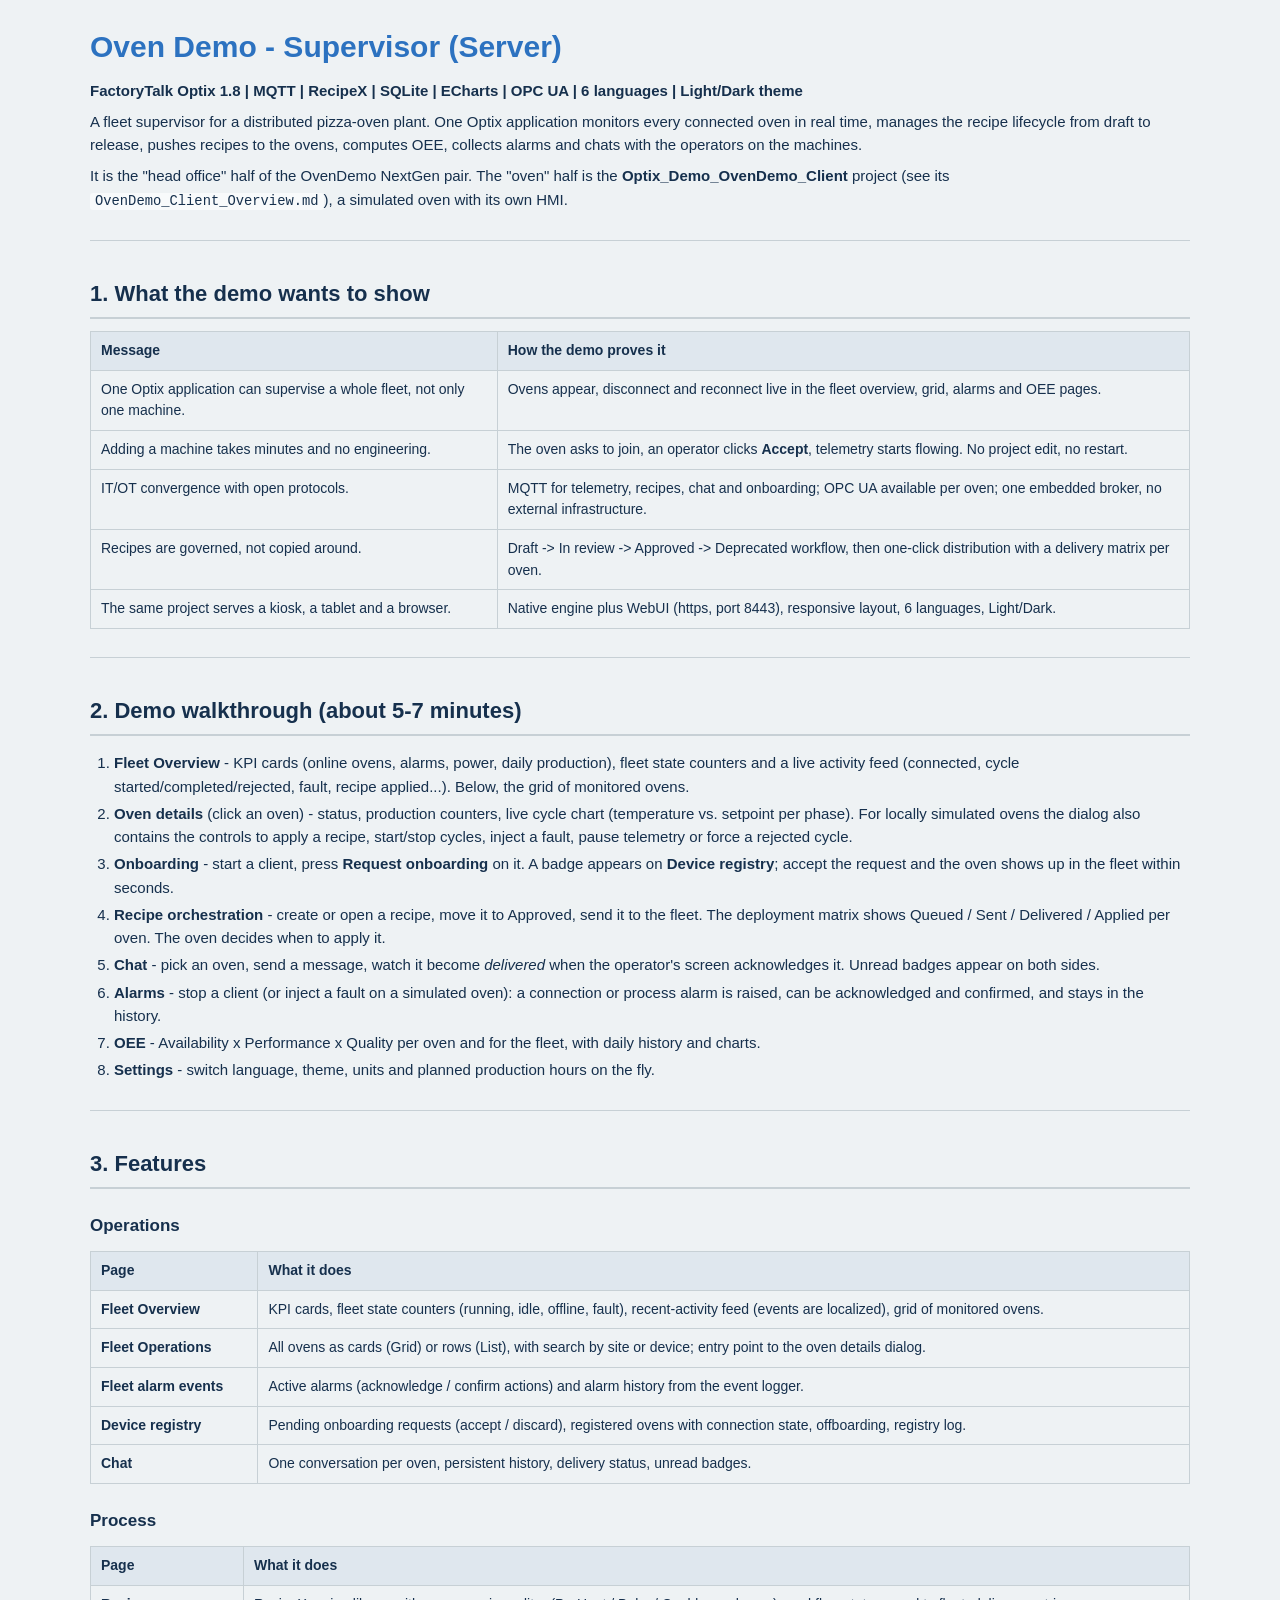
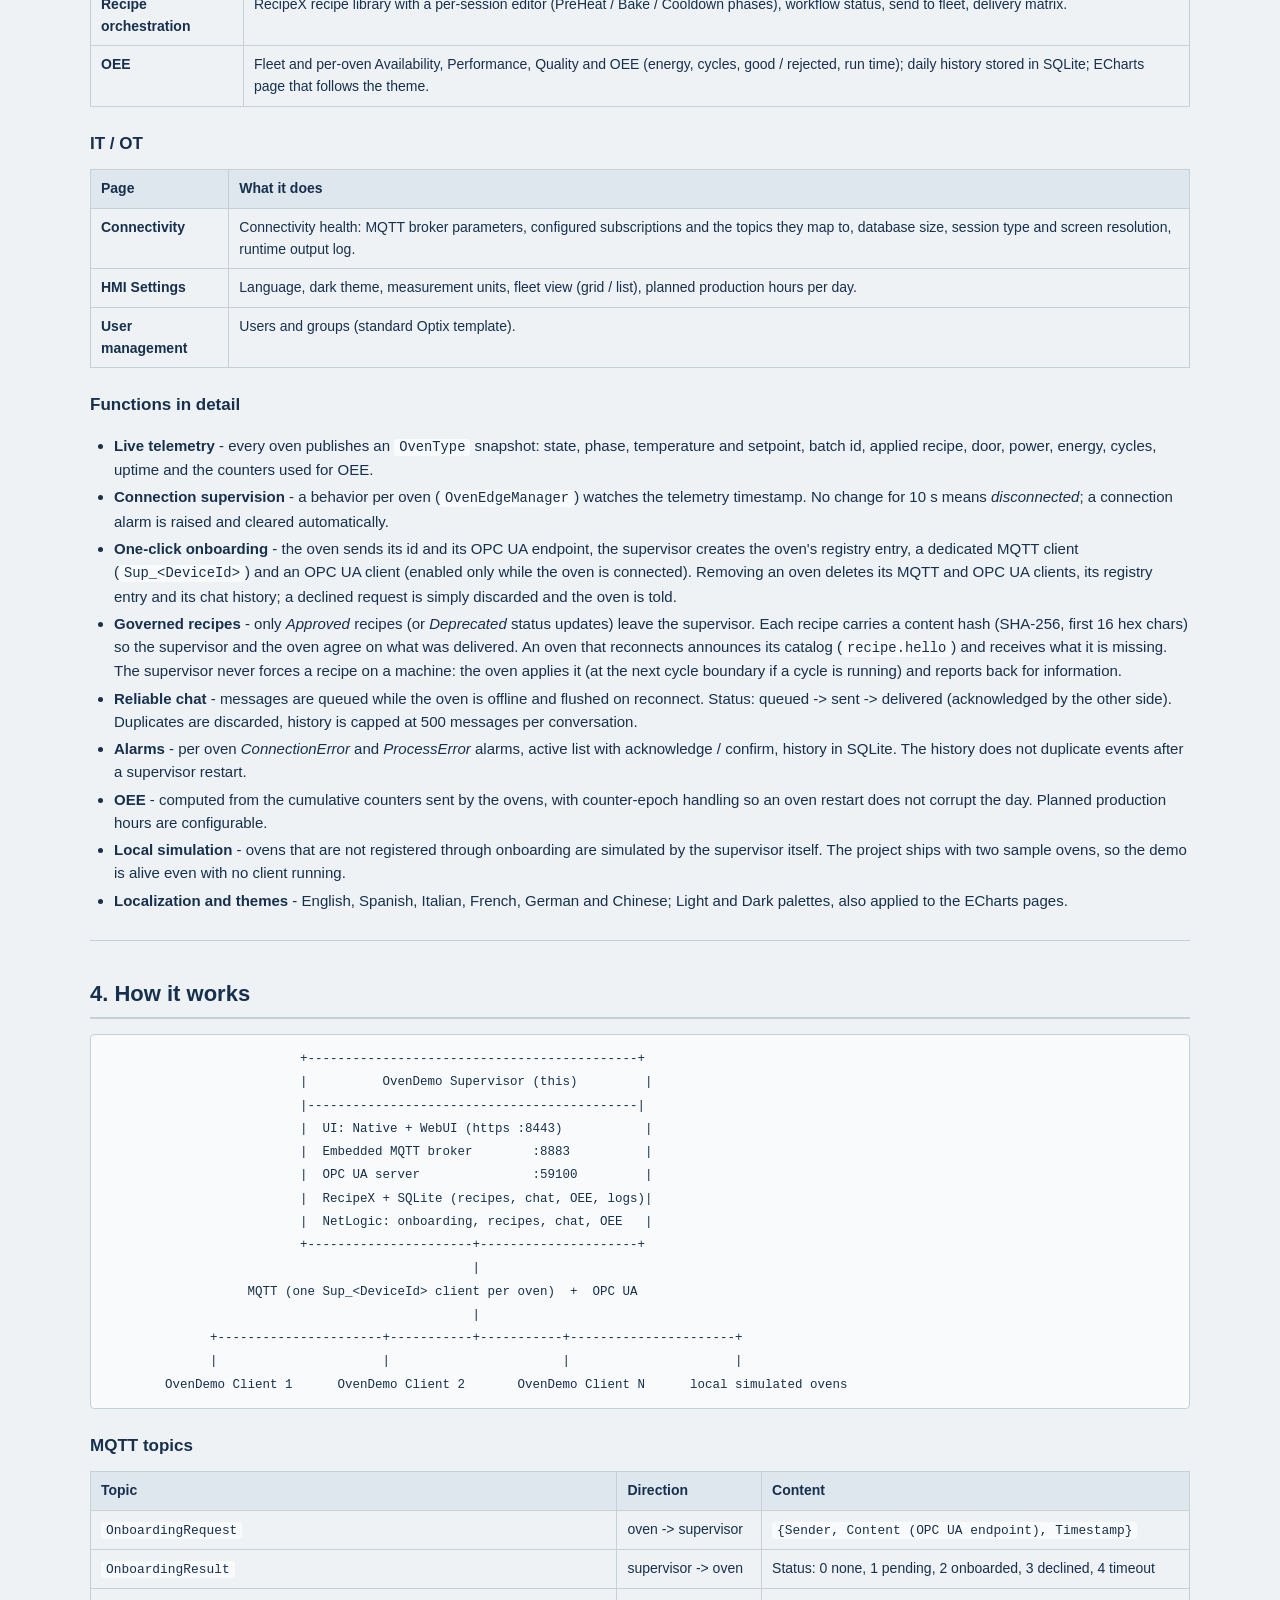
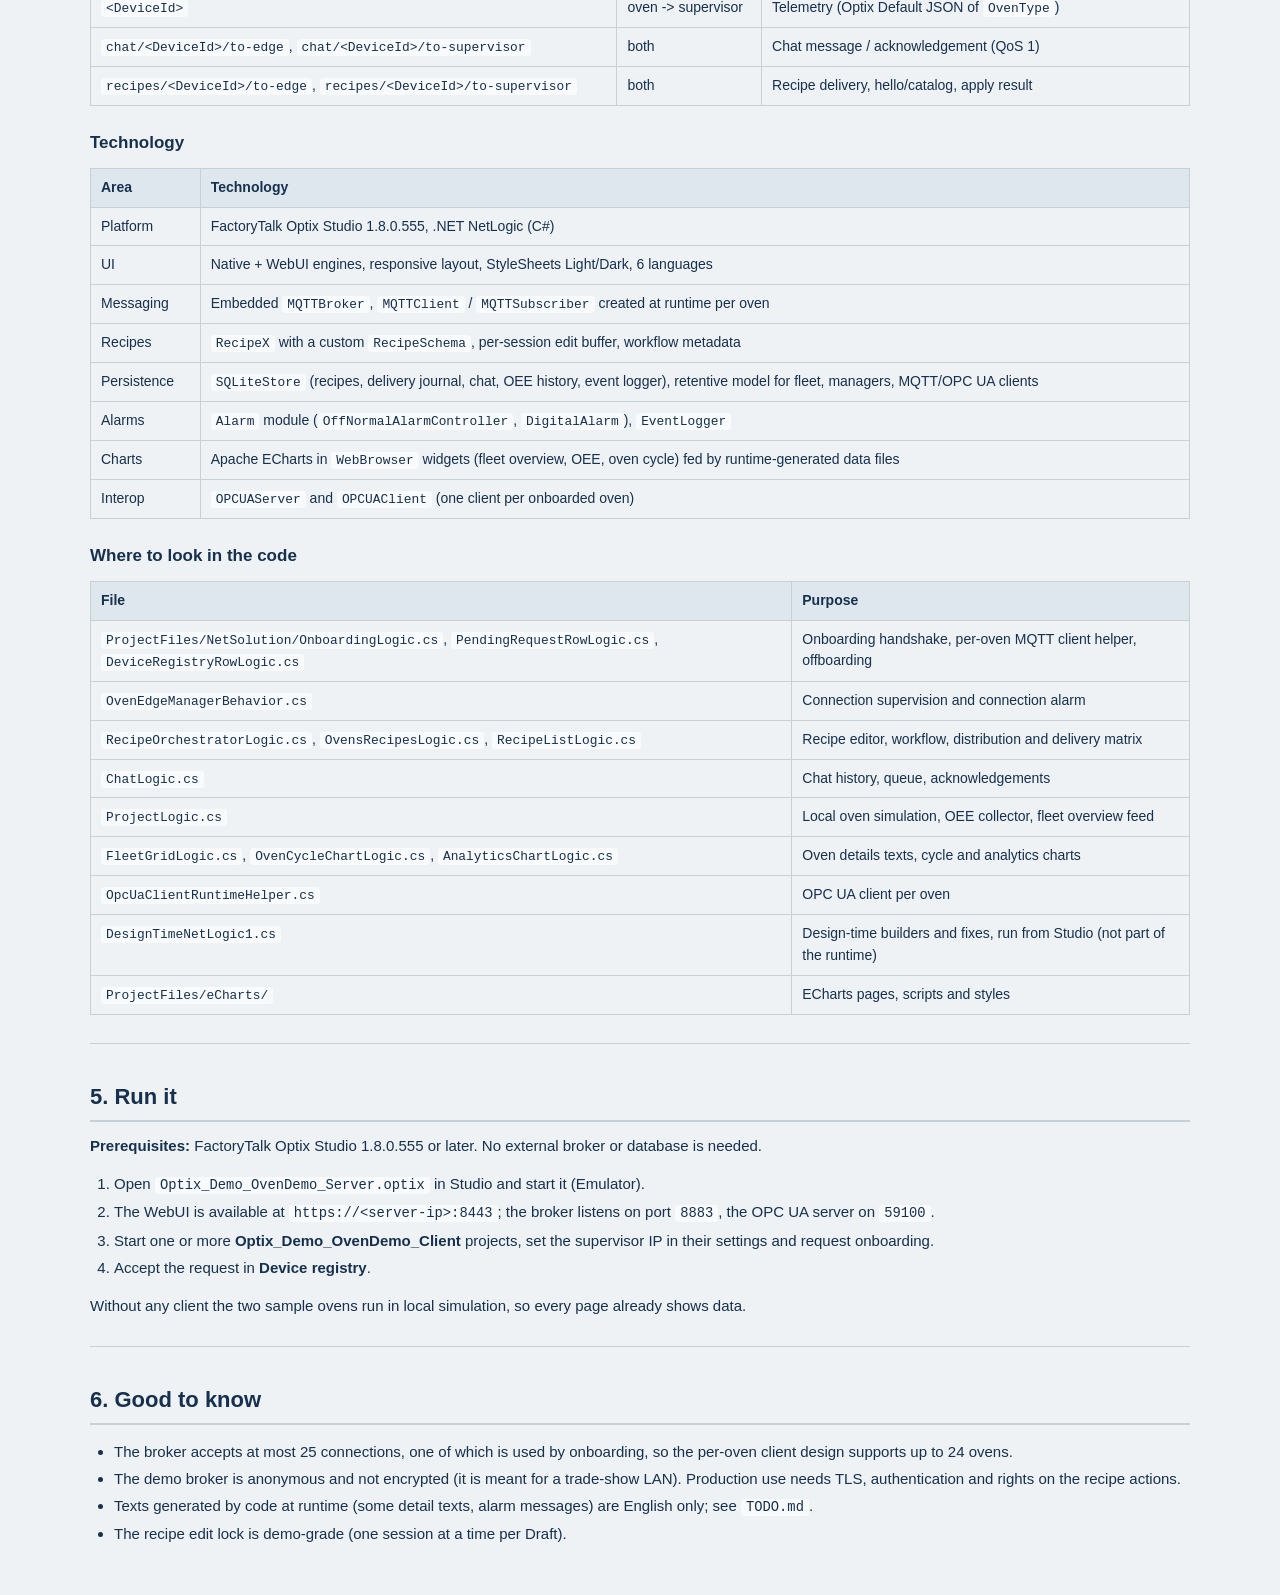
<file: ProjectFiles/OvenDemo_Server_Overview.html>
<!DOCTYPE html>
<html lang="en" data-theme="light">
<head>
<meta charset="utf-8">
<meta name="viewport" content="width=device-width, initial-scale=1">
<title>Oven Demo - Supervisor</title>
<script src="overview-theme.js"></script>
<link rel="stylesheet" href="overview.css">
</head>
<body>
<main>
<h1 id="oven-demo-supervisor-server">Oven Demo - Supervisor (Server)</h1>
<p><strong>FactoryTalk Optix 1.8 | MQTT | RecipeX | SQLite | ECharts | OPC UA | 6 languages | Light/Dark theme</strong></p>
<p>A fleet supervisor for a distributed pizza-oven plant. One Optix application monitors every connected oven in real time,
manages the recipe lifecycle from draft to release, pushes recipes to the ovens, computes OEE, collects alarms and chats
with the operators on the machines.</p>
<p>It is the &quot;head office&quot; half of the OvenDemo NextGen pair. The &quot;oven&quot; half is the
<strong>Optix_Demo_OvenDemo_Client</strong> project (see its <code>OvenDemo_Client_Overview.md</code>), a simulated oven with its own HMI.</p>
<hr />
<h2 id="what-the-demo-wants-to-show">1. What the demo wants to show</h2>
<table>
<thead>
<tr>
<th>Message</th>
<th>How the demo proves it</th>
</tr>
</thead>
<tbody>
<tr>
<td>One Optix application can supervise a whole fleet, not only one machine.</td>
<td>Ovens appear, disconnect and reconnect live in the fleet overview, grid, alarms and OEE pages.</td>
</tr>
<tr>
<td>Adding a machine takes minutes and no engineering.</td>
<td>The oven asks to join, an operator clicks <strong>Accept</strong>, telemetry starts flowing. No project edit, no restart.</td>
</tr>
<tr>
<td>IT/OT convergence with open protocols.</td>
<td>MQTT for telemetry, recipes, chat and onboarding; OPC UA available per oven; one embedded broker, no external infrastructure.</td>
</tr>
<tr>
<td>Recipes are governed, not copied around.</td>
<td>Draft -&gt; In review -&gt; Approved -&gt; Deprecated workflow, then one-click distribution with a delivery matrix per oven.</td>
</tr>
<tr>
<td>The same project serves a kiosk, a tablet and a browser.</td>
<td>Native engine plus WebUI (https, port 8443), responsive layout, 6 languages, Light/Dark.</td>
</tr>
</tbody>
</table>
<hr />
<h2 id="demo-walkthrough-about-5-7-minutes">2. Demo walkthrough (about 5-7 minutes)</h2>
<ol>
<li><strong>Fleet Overview</strong> - KPI cards (online ovens, alarms, power, daily production), fleet state counters and a live activity feed
(connected, cycle started/completed/rejected, fault, recipe applied...). Below, the grid of monitored ovens.</li>
<li><strong>Oven details</strong> (click an oven) - status, production counters, live cycle chart (temperature vs. setpoint per phase).
For locally simulated ovens the dialog also contains the controls to apply a recipe, start/stop cycles, inject a fault,
pause telemetry or force a rejected cycle.</li>
<li><strong>Onboarding</strong> - start a client, press <strong>Request onboarding</strong> on it. A badge appears on <strong>Device registry</strong>; accept the
request and the oven shows up in the fleet within seconds.</li>
<li><strong>Recipe orchestration</strong> - create or open a recipe, move it to Approved, send it to the fleet. The deployment matrix shows
Queued / Sent / Delivered / Applied per oven. The oven decides when to apply it.</li>
<li><strong>Chat</strong> - pick an oven, send a message, watch it become <em>delivered</em> when the operator's screen acknowledges it. Unread
badges appear on both sides.</li>
<li><strong>Alarms</strong> - stop a client (or inject a fault on a simulated oven): a connection or process alarm is raised, can be
acknowledged and confirmed, and stays in the history.</li>
<li><strong>OEE</strong> - Availability x Performance x Quality per oven and for the fleet, with daily history and charts.</li>
<li><strong>Settings</strong> - switch language, theme, units and planned production hours on the fly.</li>
</ol>
<hr />
<h2 id="features">3. Features</h2>
<h3 id="operations">Operations</h3>
<table>
<thead>
<tr>
<th>Page</th>
<th>What it does</th>
</tr>
</thead>
<tbody>
<tr>
<td><strong>Fleet Overview</strong></td>
<td>KPI cards, fleet state counters (running, idle, offline, fault), recent-activity feed (events are localized), grid of monitored ovens.</td>
</tr>
<tr>
<td><strong>Fleet Operations</strong></td>
<td>All ovens as cards (Grid) or rows (List), with search by site or device; entry point to the oven details dialog.</td>
</tr>
<tr>
<td><strong>Fleet alarm events</strong></td>
<td>Active alarms (acknowledge / confirm actions) and alarm history from the event logger.</td>
</tr>
<tr>
<td><strong>Device registry</strong></td>
<td>Pending onboarding requests (accept / discard), registered ovens with connection state, offboarding, registry log.</td>
</tr>
<tr>
<td><strong>Chat</strong></td>
<td>One conversation per oven, persistent history, delivery status, unread badges.</td>
</tr>
</tbody>
</table>
<h3 id="process">Process</h3>
<table>
<thead>
<tr>
<th>Page</th>
<th>What it does</th>
</tr>
</thead>
<tbody>
<tr>
<td><strong>Recipe orchestration</strong></td>
<td>RecipeX recipe library with a per-session editor (PreHeat / Bake / Cooldown phases), workflow status, send to fleet, delivery matrix.</td>
</tr>
<tr>
<td><strong>OEE</strong></td>
<td>Fleet and per-oven Availability, Performance, Quality and OEE (energy, cycles, good / rejected, run time); daily history stored in SQLite; ECharts page that follows the theme.</td>
</tr>
</tbody>
</table>
<h3 id="it-ot">IT / OT</h3>
<table>
<thead>
<tr>
<th>Page</th>
<th>What it does</th>
</tr>
</thead>
<tbody>
<tr>
<td><strong>Connectivity</strong></td>
<td>Connectivity health: MQTT broker parameters, configured subscriptions and the topics they map to, database size, session type and screen resolution, runtime output log.</td>
</tr>
<tr>
<td><strong>HMI Settings</strong></td>
<td>Language, dark theme, measurement units, fleet view (grid / list), planned production hours per day.</td>
</tr>
<tr>
<td><strong>User management</strong></td>
<td>Users and groups (standard Optix template).</td>
</tr>
</tbody>
</table>
<h3 id="functions-in-detail">Functions in detail</h3>
<ul>
<li><strong>Live telemetry</strong> - every oven publishes an <code>OvenType</code> snapshot: state, phase, temperature and setpoint, batch id, applied
recipe, door, power, energy, cycles, uptime and the counters used for OEE.</li>
<li><strong>Connection supervision</strong> - a behavior per oven (<code>OvenEdgeManager</code>) watches the telemetry timestamp. No change for 10 s
means <em>disconnected</em>; a connection alarm is raised and cleared automatically.</li>
<li><strong>One-click onboarding</strong> - the oven sends its id and its OPC UA endpoint, the supervisor creates the oven's registry entry,
a dedicated MQTT client (<code>Sup_&lt;DeviceId&gt;</code>) and an OPC UA client (enabled only while the oven is connected).
Removing an oven deletes its MQTT and OPC UA clients, its registry entry and its chat history; a declined request is simply discarded and the oven is told.</li>
<li><strong>Governed recipes</strong> - only <em>Approved</em> recipes (or <em>Deprecated</em> status updates) leave the supervisor. Each recipe carries a
content hash (SHA-256, first 16 hex chars) so the supervisor and the oven agree on what was delivered. An oven that
reconnects announces its catalog (<code>recipe.hello</code>) and receives what it is missing. The supervisor never forces a recipe
on a machine: the oven applies it (at the next cycle boundary if a cycle is running) and reports back for information.</li>
<li><strong>Reliable chat</strong> - messages are queued while the oven is offline and flushed on reconnect. Status: queued -&gt; sent -&gt; delivered
(acknowledged by the other side). Duplicates are discarded, history is capped at 500 messages per conversation.</li>
<li><strong>Alarms</strong> - per oven <em>ConnectionError</em> and <em>ProcessError</em> alarms, active list with acknowledge / confirm, history in SQLite.
The history does not duplicate events after a supervisor restart.</li>
<li><strong>OEE</strong> - computed from the cumulative counters sent by the ovens, with counter-epoch handling so an oven restart does not
corrupt the day. Planned production hours are configurable.</li>
<li><strong>Local simulation</strong> - ovens that are not registered through onboarding are simulated by the supervisor itself. The project
ships with two sample ovens, so the demo is alive even with no client running.</li>
<li><strong>Localization and themes</strong> - English, Spanish, Italian, French, German and Chinese; Light and Dark palettes, also applied to
the ECharts pages.</li>
</ul>
<hr />
<h2 id="how-it-works">4. How it works</h2>
<pre><code class="language-text">                          +--------------------------------------------+
                          |          OvenDemo Supervisor (this)         |
                          |--------------------------------------------|
                          |  UI: Native + WebUI (https :8443)           |
                          |  Embedded MQTT broker        :8883          |
                          |  OPC UA server               :59100         |
                          |  RecipeX + SQLite (recipes, chat, OEE, logs)|
                          |  NetLogic: onboarding, recipes, chat, OEE   |
                          +----------------------+---------------------+
                                                 |
                   MQTT (one Sup_&lt;DeviceId&gt; client per oven)  +  OPC UA
                                                 |
              +----------------------+-----------+-----------+----------------------+
              |                      |                       |                      |
        OvenDemo Client 1      OvenDemo Client 2       OvenDemo Client N      local simulated ovens
</code></pre>
<h3 id="mqtt-topics">MQTT topics</h3>
<table>
<thead>
<tr>
<th>Topic</th>
<th>Direction</th>
<th>Content</th>
</tr>
</thead>
<tbody>
<tr>
<td><code>OnboardingRequest</code></td>
<td>oven -&gt; supervisor</td>
<td><code>{Sender, Content (OPC UA endpoint), Timestamp}</code></td>
</tr>
<tr>
<td><code>OnboardingResult</code></td>
<td>supervisor -&gt; oven</td>
<td>Status: 0 none, 1 pending, 2 onboarded, 3 declined, 4 timeout</td>
</tr>
<tr>
<td><code>&lt;DeviceId&gt;</code></td>
<td>oven -&gt; supervisor</td>
<td>Telemetry (Optix Default JSON of <code>OvenType</code>)</td>
</tr>
<tr>
<td><code>chat/&lt;DeviceId&gt;/to-edge</code>, <code>chat/&lt;DeviceId&gt;/to-supervisor</code></td>
<td>both</td>
<td>Chat message / acknowledgement (QoS 1)</td>
</tr>
<tr>
<td><code>recipes/&lt;DeviceId&gt;/to-edge</code>, <code>recipes/&lt;DeviceId&gt;/to-supervisor</code></td>
<td>both</td>
<td>Recipe delivery, hello/catalog, apply result</td>
</tr>
</tbody>
</table>
<h3 id="technology">Technology</h3>
<table>
<thead>
<tr>
<th>Area</th>
<th>Technology</th>
</tr>
</thead>
<tbody>
<tr>
<td>Platform</td>
<td>FactoryTalk Optix Studio 1.8.0.555, .NET NetLogic (C#)</td>
</tr>
<tr>
<td>UI</td>
<td>Native + WebUI engines, responsive layout, StyleSheets Light/Dark, 6 languages</td>
</tr>
<tr>
<td>Messaging</td>
<td>Embedded <code>MQTTBroker</code>, <code>MQTTClient</code> / <code>MQTTSubscriber</code> created at runtime per oven</td>
</tr>
<tr>
<td>Recipes</td>
<td><code>RecipeX</code> with a custom <code>RecipeSchema</code>, per-session edit buffer, workflow metadata</td>
</tr>
<tr>
<td>Persistence</td>
<td><code>SQLiteStore</code> (recipes, delivery journal, chat, OEE history, event logger), retentive model for fleet, managers, MQTT/OPC UA clients</td>
</tr>
<tr>
<td>Alarms</td>
<td><code>Alarm</code> module (<code>OffNormalAlarmController</code>, <code>DigitalAlarm</code>), <code>EventLogger</code></td>
</tr>
<tr>
<td>Charts</td>
<td>Apache ECharts in <code>WebBrowser</code> widgets (fleet overview, OEE, oven cycle) fed by runtime-generated data files</td>
</tr>
<tr>
<td>Interop</td>
<td><code>OPCUAServer</code> and <code>OPCUAClient</code> (one client per onboarded oven)</td>
</tr>
</tbody>
</table>
<h3 id="where-to-look-in-the-code">Where to look in the code</h3>
<table>
<thead>
<tr>
<th>File</th>
<th>Purpose</th>
</tr>
</thead>
<tbody>
<tr>
<td><code>ProjectFiles/NetSolution/OnboardingLogic.cs</code>, <code>PendingRequestRowLogic.cs</code>, <code>DeviceRegistryRowLogic.cs</code></td>
<td>Onboarding handshake, per-oven MQTT client helper, offboarding</td>
</tr>
<tr>
<td><code>OvenEdgeManagerBehavior.cs</code></td>
<td>Connection supervision and connection alarm</td>
</tr>
<tr>
<td><code>RecipeOrchestratorLogic.cs</code>, <code>OvensRecipesLogic.cs</code>, <code>RecipeListLogic.cs</code></td>
<td>Recipe editor, workflow, distribution and delivery matrix</td>
</tr>
<tr>
<td><code>ChatLogic.cs</code></td>
<td>Chat history, queue, acknowledgements</td>
</tr>
<tr>
<td><code>ProjectLogic.cs</code></td>
<td>Local oven simulation, OEE collector, fleet overview feed</td>
</tr>
<tr>
<td><code>FleetGridLogic.cs</code>, <code>OvenCycleChartLogic.cs</code>, <code>AnalyticsChartLogic.cs</code></td>
<td>Oven details texts, cycle and analytics charts</td>
</tr>
<tr>
<td><code>OpcUaClientRuntimeHelper.cs</code></td>
<td>OPC UA client per oven</td>
</tr>
<tr>
<td><code>DesignTimeNetLogic1.cs</code></td>
<td>Design-time builders and fixes, run from Studio (not part of the runtime)</td>
</tr>
<tr>
<td><code>ProjectFiles/eCharts/</code></td>
<td>ECharts pages, scripts and styles</td>
</tr>
</tbody>
</table>
<hr />
<h2 id="run-it">5. Run it</h2>
<p><strong>Prerequisites:</strong> FactoryTalk Optix Studio 1.8.0.555 or later. No external broker or database is needed.</p>
<ol>
<li>Open <code>Optix_Demo_OvenDemo_Server.optix</code> in Studio and start it (Emulator).</li>
<li>The WebUI is available at <code>https://&lt;server-ip&gt;:8443</code>; the broker listens on port <code>8883</code>, the OPC UA server on <code>59100</code>.</li>
<li>Start one or more <strong>Optix_Demo_OvenDemo_Client</strong> projects, set the supervisor
IP in their settings and request onboarding.</li>
<li>Accept the request in <strong>Device registry</strong>.</li>
</ol>
<p>Without any client the two sample ovens run in local simulation, so every page already shows data.</p>
<hr />
<h2 id="good-to-know">6. Good to know</h2>
<ul>
<li>The broker accepts at most 25 connections, one of which is used by onboarding, so the per-oven client design supports up to
24 ovens.</li>
<li>The demo broker is anonymous and not encrypted (it is meant for a trade-show LAN). Production use needs TLS, authentication
and rights on the recipe actions.</li>
<li>Texts generated by code at runtime (some detail texts, alarm messages) are English only; see <code>TODO.md</code>.</li>
<li>The recipe edit lock is demo-grade (one session at a time per Draft).</li>
</ul>

</main>
</body>
</html>
</file>
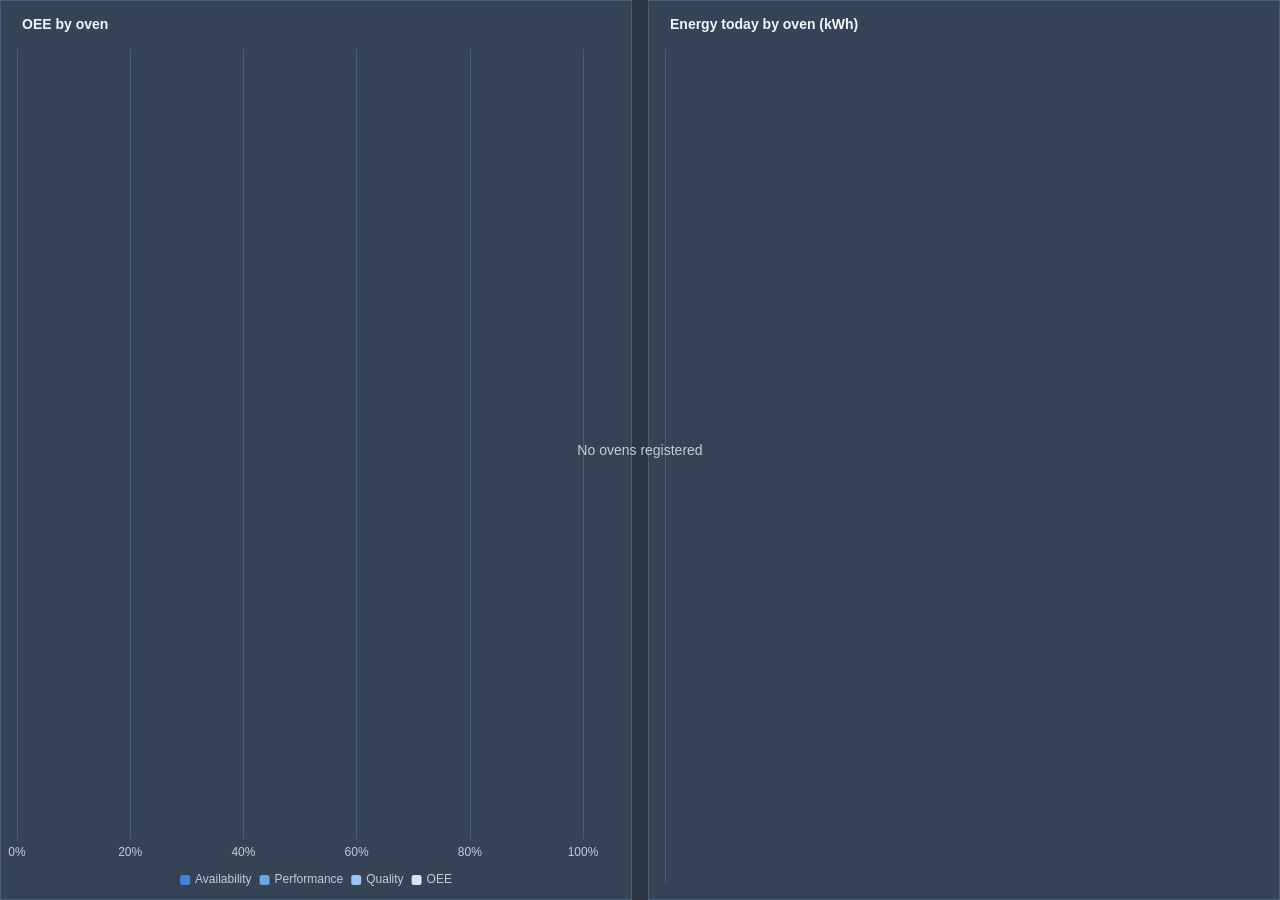
<file: ProjectFiles/eCharts/oven-analytics-dark.html>
<!DOCTYPE html>
<html lang="en">
<head>
<meta charset="utf-8">
<link rel="stylesheet" href="./oven-analytics.css">
</head>
<body data-theme="dark">
<div id="root">
  <div class="panel"><div id="oee" class="chart"></div></div>
  <div class="panel"><div id="energy" class="chart"></div></div>
</div>
<div id="empty">No ovens registered</div>
<script src="./echarts.min.js"></script>
<script src="./oven-analytics.js"></script>
</body>
</html>
</file>
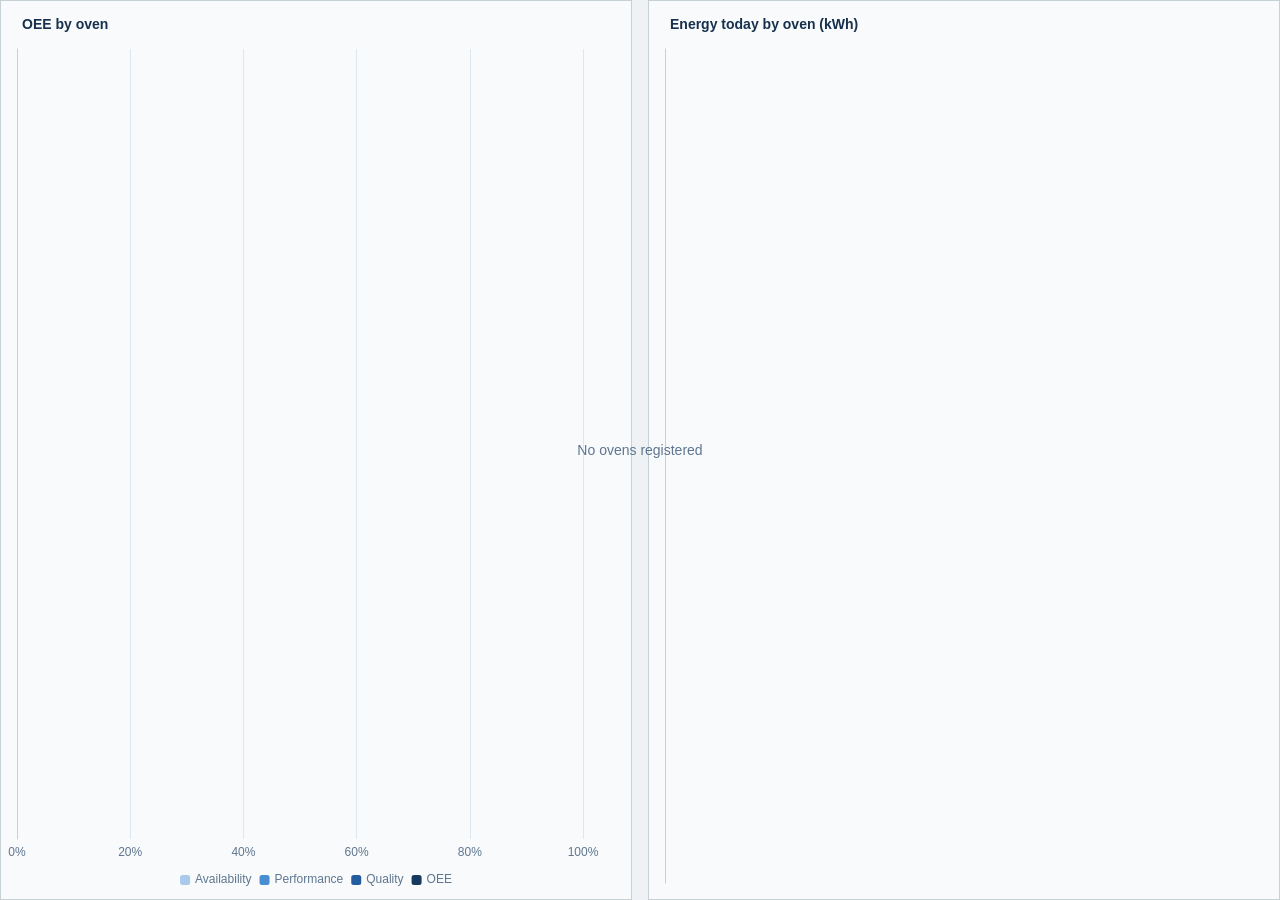
<file: ProjectFiles/eCharts/oven-analytics.html>
<!DOCTYPE html>
<html lang="en">
<head>
<meta charset="utf-8">
<link rel="stylesheet" href="./oven-analytics.css">
</head>
<body data-theme="light">
<div id="root">
  <div class="panel"><div id="oee" class="chart"></div></div>
  <div class="panel"><div id="energy" class="chart"></div></div>
</div>
<div id="empty">No ovens registered</div>
<script src="./echarts.min.js"></script>
<script src="./oven-analytics.js"></script>
</body>
</html>
</file>
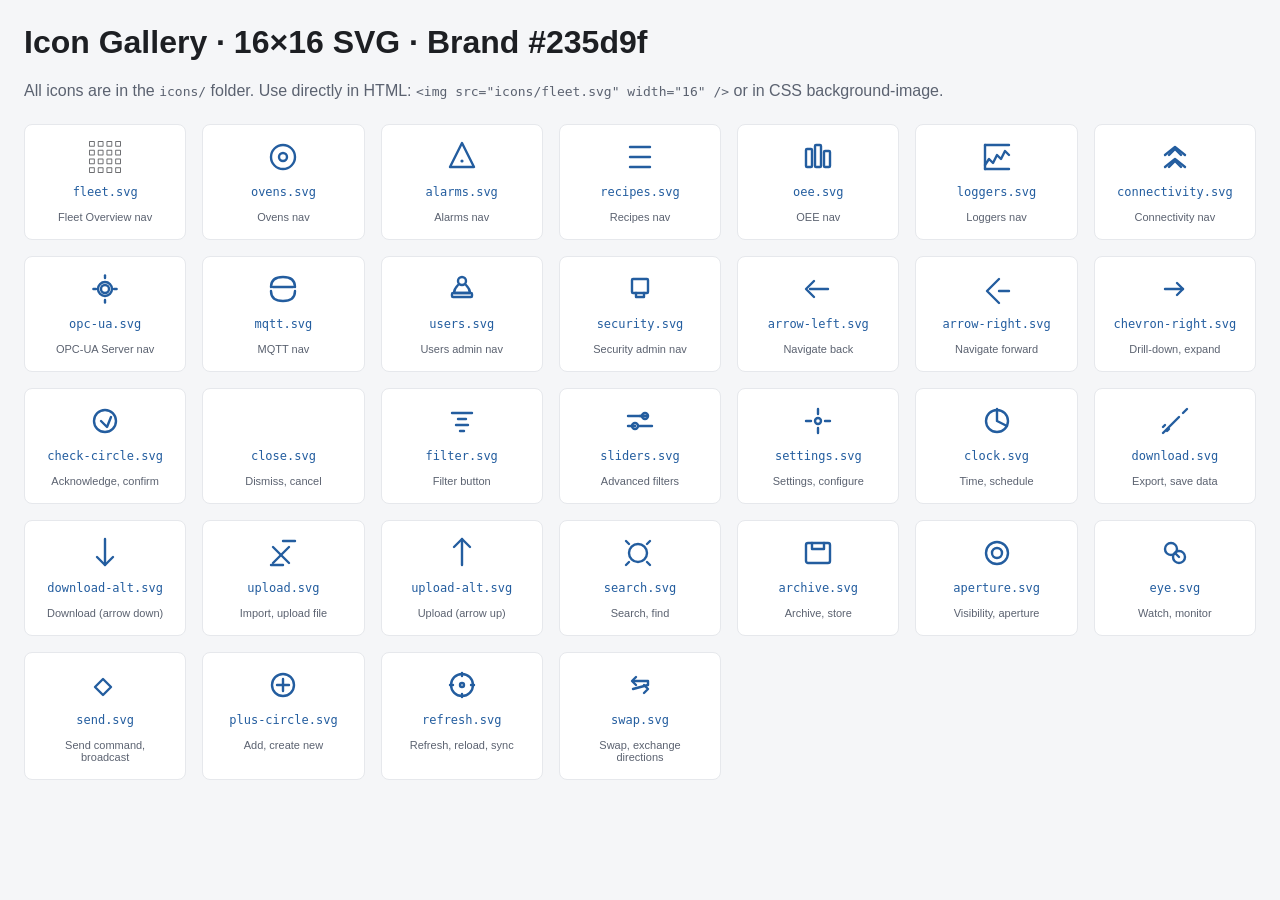
<file: ProjectFiles/res/icons/gallery.html>
<!doctype html>
<html lang="en">
<head>
<meta charset="utf-8" />
<meta name="viewport" content="width=device-width,initial-scale=1" />
<title>Icon Gallery · Server PoC</title>
<style>
  * { box-sizing: border-box; }
  body {
    margin: 0;
    padding: 24px;
    font-family: -apple-system, BlinkMacSystemFont, "Segoe UI", Roboto, sans-serif;
    background: #f5f6f8;
    color: #1d1f23;
  }
  h1 { margin-top: 0; }
  .gallery {
    display: grid;
    grid-template-columns: repeat(auto-fill, minmax(160px, 1fr));
    gap: 16px;
  }
  .icon-box {
    background: white;
    border: 1px solid #e6e8ec;
    border-radius: 8px;
    padding: 16px;
    display: flex;
    flex-direction: column;
    align-items: center;
    gap: 12px;
    text-align: center;
    font-size: 13px;
  }
  .icon-box img {
    width: 32px;
    height: 32px;
  }
  .icon-name {
    font-weight: 500;
    font-family: monospace;
    font-size: 12px;
    color: #235d9f;
  }
  .icon-usage {
    color: #5b6270;
    font-size: 11px;
  }
</style>
</head>
<body>

<h1>Icon Gallery · 16×16 SVG · Brand #235d9f</h1>
<p style="color: #5b6270; margin-bottom: 24px;">
  All icons are in the <code>icons/</code> folder.
  Use directly in HTML: <code>&lt;img src="icons/fleet.svg" width="16" /&gt;</code>
  or in CSS background-image.
</p>

<div class="gallery">
  <div class="icon-box">
    <img src="fleet.svg" />
    <div class="icon-name">fleet.svg</div>
    <div class="icon-usage">Fleet Overview nav</div>
  </div>

  <div class="icon-box">
    <img src="ovens.svg" />
    <div class="icon-name">ovens.svg</div>
    <div class="icon-usage">Ovens nav</div>
  </div>

  <div class="icon-box">
    <img src="alarms.svg" />
    <div class="icon-name">alarms.svg</div>
    <div class="icon-usage">Alarms nav</div>
  </div>

  <div class="icon-box">
    <img src="recipes.svg" />
    <div class="icon-name">recipes.svg</div>
    <div class="icon-usage">Recipes nav</div>
  </div>

  <div class="icon-box">
    <img src="oee.svg" />
    <div class="icon-name">oee.svg</div>
    <div class="icon-usage">OEE nav</div>
  </div>

  <div class="icon-box">
    <img src="loggers.svg" />
    <div class="icon-name">loggers.svg</div>
    <div class="icon-usage">Loggers nav</div>
  </div>

  <div class="icon-box">
    <img src="connectivity.svg" />
    <div class="icon-name">connectivity.svg</div>
    <div class="icon-usage">Connectivity nav</div>
  </div>

  <div class="icon-box">
    <img src="opc-ua.svg" />
    <div class="icon-name">opc-ua.svg</div>
    <div class="icon-usage">OPC-UA Server nav</div>
  </div>

  <div class="icon-box">
    <img src="mqtt.svg" />
    <div class="icon-name">mqtt.svg</div>
    <div class="icon-usage">MQTT nav</div>
  </div>

  <div class="icon-box">
    <img src="users.svg" />
    <div class="icon-name">users.svg</div>
    <div class="icon-usage">Users admin nav</div>
  </div>

  <div class="icon-box">
    <img src="security.svg" />
    <div class="icon-name">security.svg</div>
    <div class="icon-usage">Security admin nav</div>
  </div>

  <div class="icon-box">
    <img src="arrow-left.svg" />
    <div class="icon-name">arrow-left.svg</div>
    <div class="icon-usage">Navigate back</div>
  </div>

  <div class="icon-box">
    <img src="arrow-right.svg" />
    <div class="icon-name">arrow-right.svg</div>
    <div class="icon-usage">Navigate forward</div>
  </div>

  <div class="icon-box">
    <img src="chevron-right.svg" />
    <div class="icon-name">chevron-right.svg</div>
    <div class="icon-usage">Drill-down, expand</div>
  </div>

  <div class="icon-box">
    <img src="check-circle.svg" />
    <div class="icon-name">check-circle.svg</div>
    <div class="icon-usage">Acknowledge, confirm</div>
  </div>

  <div class="icon-box">
    <img src="close.svg" />
    <div class="icon-name">close.svg</div>
    <div class="icon-usage">Dismiss, cancel</div>
  </div>

  <div class="icon-box">
    <img src="filter.svg" />
    <div class="icon-name">filter.svg</div>
    <div class="icon-usage">Filter button</div>
  </div>

  <div class="icon-box">
    <img src="sliders.svg" />
    <div class="icon-name">sliders.svg</div>
    <div class="icon-usage">Advanced filters</div>
  </div>

  <div class="icon-box">
    <img src="settings.svg" />
    <div class="icon-name">settings.svg</div>
    <div class="icon-usage">Settings, configure</div>
  </div>

  <div class="icon-box">
    <img src="clock.svg" />
    <div class="icon-name">clock.svg</div>
    <div class="icon-usage">Time, schedule</div>
  </div>

  <div class="icon-box">
    <img src="download.svg" />
    <div class="icon-name">download.svg</div>
    <div class="icon-usage">Export, save data</div>
  </div>

  <div class="icon-box">
    <img src="download-alt.svg" />
    <div class="icon-name">download-alt.svg</div>
    <div class="icon-usage">Download (arrow down)</div>
  </div>

  <div class="icon-box">
    <img src="upload.svg" />
    <div class="icon-name">upload.svg</div>
    <div class="icon-usage">Import, upload file</div>
  </div>

  <div class="icon-box">
    <img src="upload-alt.svg" />
    <div class="icon-name">upload-alt.svg</div>
    <div class="icon-usage">Upload (arrow up)</div>
  </div>

  <div class="icon-box">
    <img src="search.svg" />
    <div class="icon-name">search.svg</div>
    <div class="icon-usage">Search, find</div>
  </div>

  <div class="icon-box">
    <img src="archive.svg" />
    <div class="icon-name">archive.svg</div>
    <div class="icon-usage">Archive, store</div>
  </div>

  <div class="icon-box">
    <img src="aperture.svg" />
    <div class="icon-name">aperture.svg</div>
    <div class="icon-usage">Visibility, aperture</div>
  </div>

  <div class="icon-box">
    <img src="eye.svg" />
    <div class="icon-name">eye.svg</div>
    <div class="icon-usage">Watch, monitor</div>
  </div>

  <div class="icon-box">
    <img src="send.svg" />
    <div class="icon-name">send.svg</div>
    <div class="icon-usage">Send command, broadcast</div>
  </div>

  <div class="icon-box">
    <img src="plus-circle.svg" />
    <div class="icon-name">plus-circle.svg</div>
    <div class="icon-usage">Add, create new</div>
  </div>

  <div class="icon-box">
    <img src="refresh.svg" />
    <div class="icon-name">refresh.svg</div>
    <div class="icon-usage">Refresh, reload, sync</div>
  </div>

  <div class="icon-box">
    <img src="swap.svg" />
    <div class="icon-name">swap.svg</div>
    <div class="icon-usage">Swap, exchange directions</div>
  </div>
</div>

</body>
</html>
</file>
<file: ProjectFiles/overview.css>
/* Palettes = project StyleSheet tokens; theme.js sets data-theme from ?theme= or #theme= (light|dark). */
:root, html[data-theme="light"] { --bg: #eef2f4; --fg: #16304d; --muted: #5f7690; --line: #c7d0d5; --accent: #2c72c0; --head-bg: #dfe7ee; --code-bg: #f8fafb; }
html[data-theme="dark"] { --bg: #2b3646; --fg: #f1f5f9; --muted: #c0cddc; --line: #4b5d73; --accent: #7fb6f5; --head-bg: #354357; --code-bg: #354357; }

* { box-sizing: border-box; }

/* The embedded browser paints its default scrollbar track cyan; restyle it so it follows the theme. */
html { scrollbar-color: var(--muted) var(--head-bg); }
::-webkit-scrollbar { width: 12px; height: 12px; }
::-webkit-scrollbar-track { background: var(--head-bg); }
::-webkit-scrollbar-thumb { background: var(--muted); border-radius: 6px; border: 2px solid var(--head-bg); }

body {
  margin: 0;
  padding: 24px 40px 48px;
  background: var(--bg);
  color: var(--fg);
  font-family: "Segoe UI", Roboto, Helvetica, Arial, sans-serif;
  font-size: 15px;
  line-height: 1.55;
}

main { max-width: 1100px; margin: 0 auto; }

h1 { font-size: 30px; margin: 0 0 8px; color: var(--accent); }
h2 { font-size: 22px; margin: 36px 0 12px; padding-bottom: 6px; border-bottom: 2px solid var(--line); }
h3 { font-size: 17px; margin: 24px 0 8px; }

p { margin: 8px 0; }
hr { border: 0; border-top: 1px solid var(--line); margin: 28px 0; }

table { width: 100%; border-collapse: collapse; margin: 12px 0 18px; font-size: 14px; }
th, td { text-align: left; vertical-align: top; padding: 8px 10px; border: 1px solid var(--line); }
th { background: var(--head-bg); font-weight: 600; }

code {
  font-family: Consolas, "Cascadia Mono", monospace;
  font-size: 0.92em;
  background: var(--code-bg);
  padding: 1px 5px;
  border-radius: 3px;
}

pre {
  background: var(--code-bg);
  border: 1px solid var(--line);
  border-radius: 4px;
  padding: 12px 14px;
  overflow-x: auto;
}
pre code { background: none; padding: 0; font-size: 12.5px; line-height: 1.35; }

ol, ul { padding-left: 24px; }
li { margin: 4px 0; }
a { color: var(--accent); }
</file>
<file: ProjectFiles/eCharts/oven-analytics.css>
html, body { height: 100%; margin: 0; overflow: hidden; background: var(--bg); font-family: Bahnschrift, Lato, 'Segoe UI', sans-serif; }
body[data-theme="light"] { --bg: #eef2f4; --surface: #f8fafb; --line: #c7d0d5; --muted: #5f7690; }
body[data-theme="dark"] { --bg: #2b3646; --surface: #354357; --line: #4b5d73; --muted: #c0cddc; }
#root { box-sizing: border-box; height: 100%; display: grid; grid-template-columns: 1fr 1fr; gap: 16px; }
.panel { position: relative; min-width: 0; min-height: 0; box-sizing: border-box; background: var(--surface); border: 1px solid var(--line); }
.chart { position: absolute; inset: 0; }
#empty { display: none; position: absolute; inset: 0; align-items: center; justify-content: center; font-size: 14px; color: var(--muted); pointer-events: none; }
@media (max-width: 720px) { #root { grid-template-columns: 1fr; grid-template-rows: 1fr 1fr; } }
</file>
